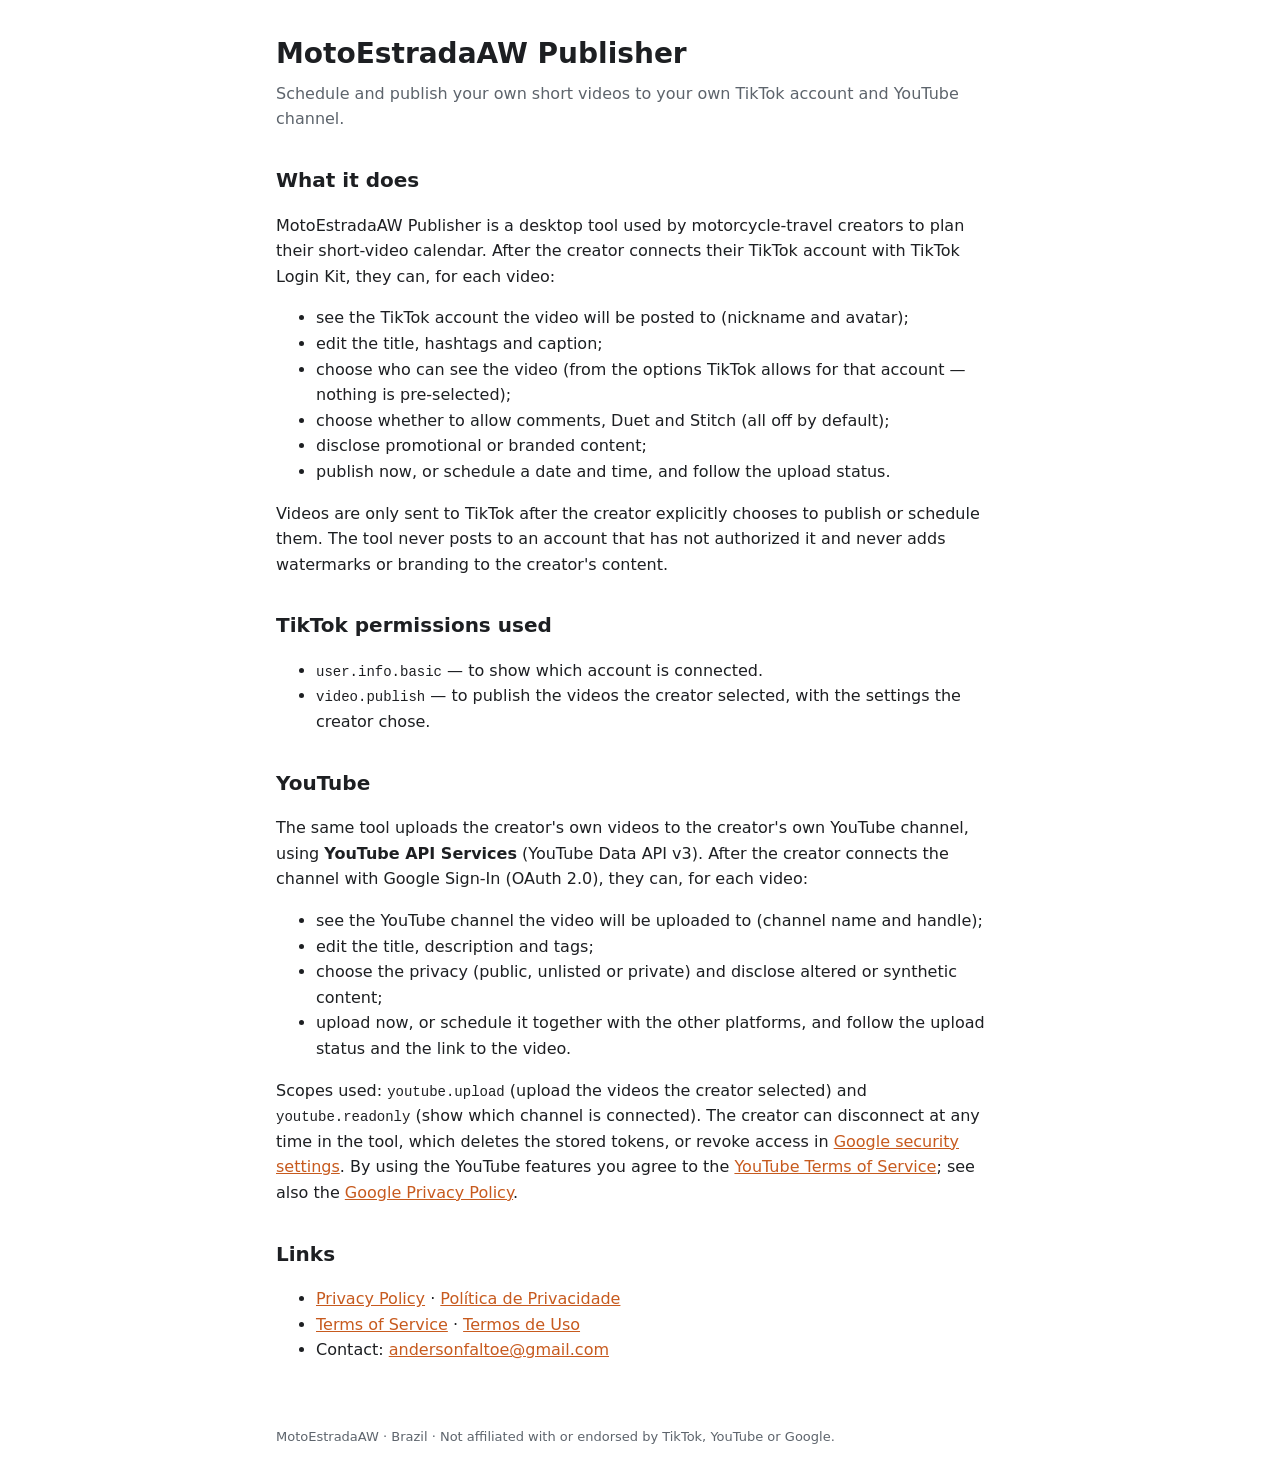
<file: index.html>
<!doctype html>
<html lang="en">
<head>
<meta charset="utf-8">
<meta name="viewport" content="width=device-width,initial-scale=1">
<title>MotoEstradaAW Publisher</title>
<link rel="stylesheet" href="estilo.css">
</head>
<body>
<main>
  <h1>MotoEstradaAW Publisher</h1>
  <p class="sub">Schedule and publish your own short videos to your own TikTok account and YouTube channel.</p>

  <h2>What it does</h2>
  <p>MotoEstradaAW Publisher is a desktop tool used by motorcycle-travel creators to plan their short-video calendar.
     After the creator connects their TikTok account with TikTok Login Kit, they can, for each video:</p>
  <ul>
    <li>see the TikTok account the video will be posted to (nickname and avatar);</li>
    <li>edit the title, hashtags and caption;</li>
    <li>choose who can see the video (from the options TikTok allows for that account — nothing is pre-selected);</li>
    <li>choose whether to allow comments, Duet and Stitch (all off by default);</li>
    <li>disclose promotional or branded content;</li>
    <li>publish now, or schedule a date and time, and follow the upload status.</li>
  </ul>
  <p>Videos are only sent to TikTok after the creator explicitly chooses to publish or schedule them. The tool never posts
     to an account that has not authorized it and never adds watermarks or branding to the creator's content.</p>

  <h2>TikTok permissions used</h2>
  <ul>
    <li><code>user.info.basic</code> — to show which account is connected.</li>
    <li><code>video.publish</code> — to publish the videos the creator selected, with the settings the creator chose.</li>
  </ul>

  <h2>YouTube</h2>
  <p>The same tool uploads the creator's own videos to the creator's own YouTube channel, using <strong>YouTube API Services</strong>
     (YouTube Data API v3). After the creator connects the channel with Google Sign-In (OAuth 2.0), they can, for each video:</p>
  <ul>
    <li>see the YouTube channel the video will be uploaded to (channel name and handle);</li>
    <li>edit the title, description and tags;</li>
    <li>choose the privacy (public, unlisted or private) and disclose altered or synthetic content;</li>
    <li>upload now, or schedule it together with the other platforms, and follow the upload status and the link to the video.</li>
  </ul>
  <p>Scopes used: <code>youtube.upload</code> (upload the videos the creator selected) and <code>youtube.readonly</code>
     (show which channel is connected). The creator can disconnect at any time in the tool, which deletes the stored tokens,
     or revoke access in <a href="https://security.google.com/settings/security/permissions">Google security settings</a>.
     By using the YouTube features you agree to the <a href="https://www.youtube.com/t/terms">YouTube Terms of Service</a>;
     see also the <a href="https://policies.google.com/privacy">Google Privacy Policy</a>.</p>

  <h2>Links</h2>
  <ul>
    <li><a href="privacy.html">Privacy Policy</a> · <a href="privacy.html#pt">Política de Privacidade</a></li>
    <li><a href="terms.html">Terms of Service</a> · <a href="terms.html#pt">Termos de Uso</a></li>
    <li>Contact: <a href="mailto:andersonfaltoe@gmail.com">andersonfaltoe@gmail.com</a></li>
  </ul>
</main>
<footer>MotoEstradaAW · Brazil · Not affiliated with or endorsed by TikTok, YouTube or Google.</footer>
</body>
</html>
</file>
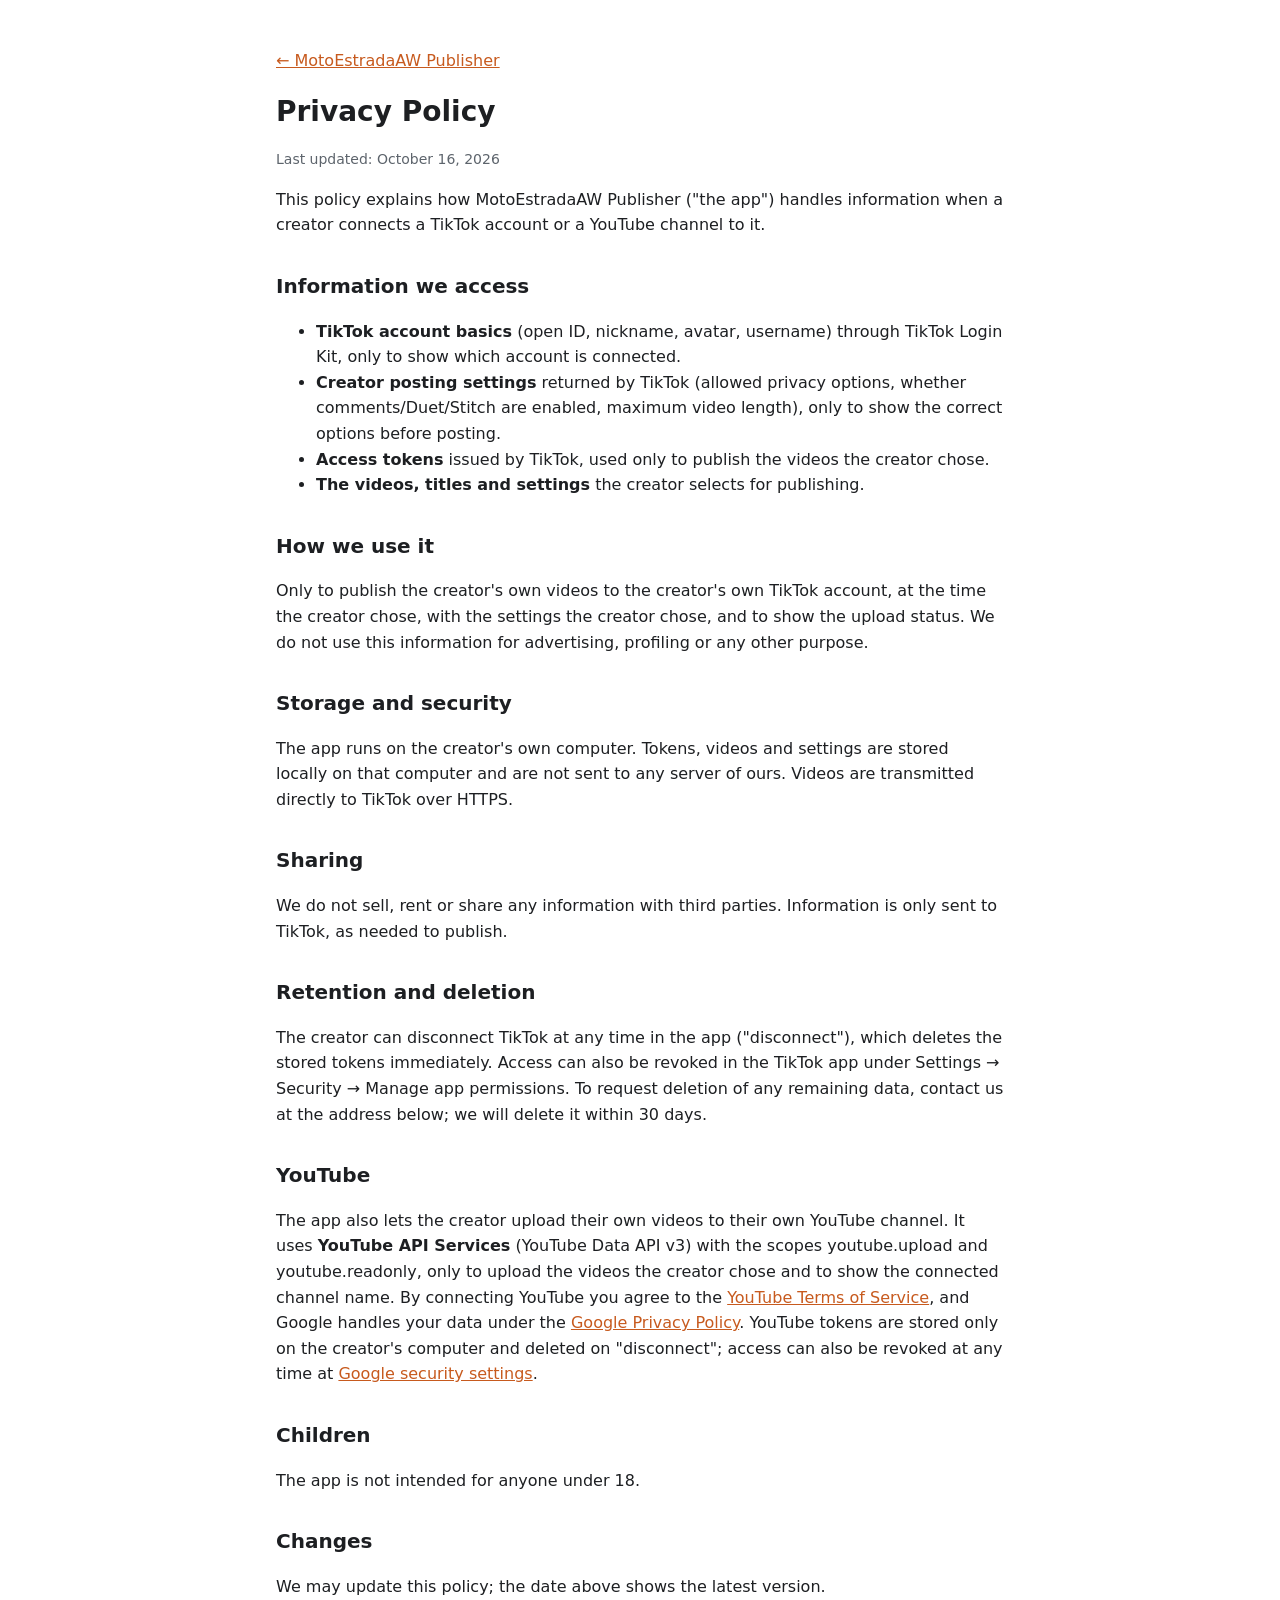
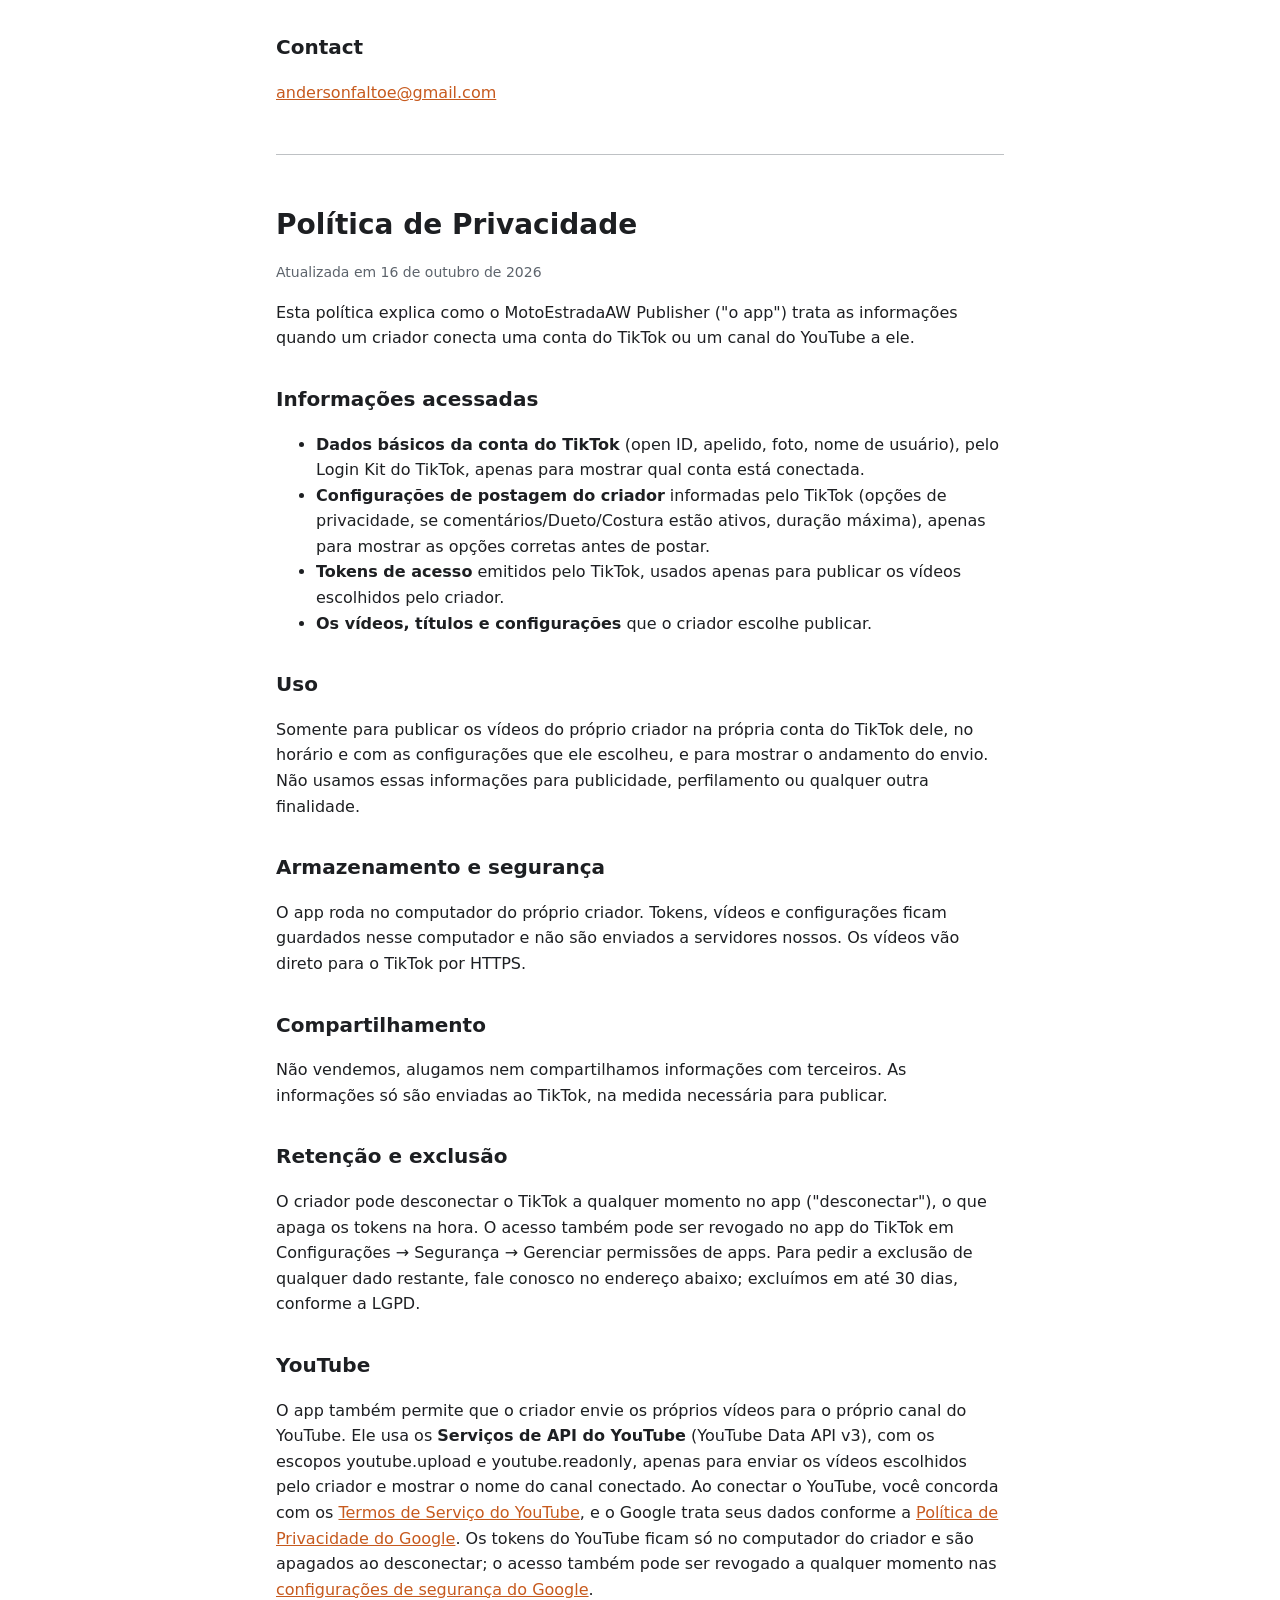
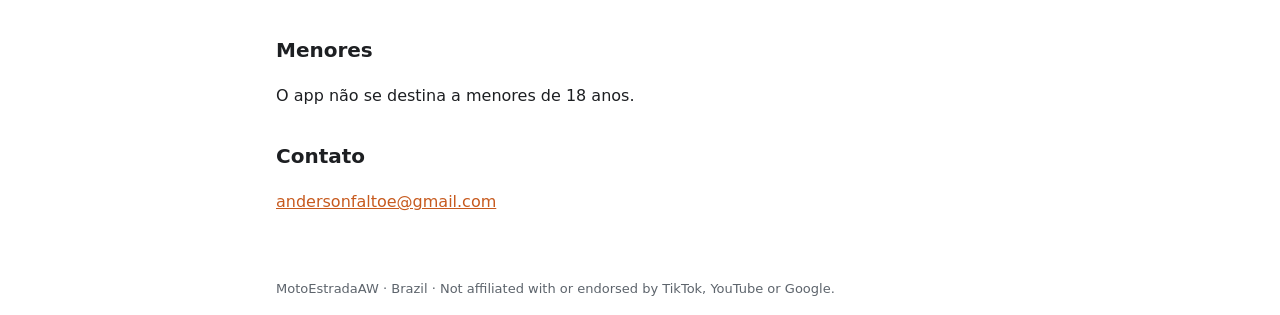
<file: privacy.html>
<!doctype html>
<html lang="en">
<head>
<meta charset="utf-8">
<meta name="viewport" content="width=device-width,initial-scale=1">
<title>Privacy Policy · MotoEstradaAW Publisher</title>
<link rel="stylesheet" href="estilo.css">
</head>
<body>
<main>
  <p><a href="index.html">← MotoEstradaAW Publisher</a></p>
  <h1>Privacy Policy</h1>
  <p class="data">Last updated: October 16, 2026</p>

  <p>This policy explains how MotoEstradaAW Publisher ("the app") handles information when a creator connects a TikTok account or a YouTube channel to it.</p>

  <h2>Information we access</h2>
  <ul>
    <li><b>TikTok account basics</b> (open ID, nickname, avatar, username) through TikTok Login Kit, only to show which account is connected.</li>
    <li><b>Creator posting settings</b> returned by TikTok (allowed privacy options, whether comments/Duet/Stitch are enabled, maximum video length), only to show the correct options before posting.</li>
    <li><b>Access tokens</b> issued by TikTok, used only to publish the videos the creator chose.</li>
    <li><b>The videos, titles and settings</b> the creator selects for publishing.</li>
  </ul>

  <h2>How we use it</h2>
  <p>Only to publish the creator's own videos to the creator's own TikTok account, at the time the creator chose, with the settings the creator chose, and to show the upload status. We do not use this information for advertising, profiling or any other purpose.</p>

  <h2>Storage and security</h2>
  <p>The app runs on the creator's own computer. Tokens, videos and settings are stored locally on that computer and are not sent to any server of ours. Videos are transmitted directly to TikTok over HTTPS.</p>

  <h2>Sharing</h2>
  <p>We do not sell, rent or share any information with third parties. Information is only sent to TikTok, as needed to publish.</p>

  <h2>Retention and deletion</h2>
  <p>The creator can disconnect TikTok at any time in the app ("disconnect"), which deletes the stored tokens immediately. Access can also be revoked in the TikTok app under Settings → Security → Manage app permissions. To request deletion of any remaining data, contact us at the address below; we will delete it within 30 days.</p>

  <h2>YouTube</h2>
  <p>The app also lets the creator upload their own videos to their own YouTube channel. It uses <strong>YouTube API Services</strong> (YouTube Data API v3) with the scopes youtube.upload and youtube.readonly, only to upload the videos the creator chose and to show the connected channel name. By connecting YouTube you agree to the <a href="https://www.youtube.com/t/terms">YouTube Terms of Service</a>, and Google handles your data under the <a href="https://policies.google.com/privacy">Google Privacy Policy</a>. YouTube tokens are stored only on the creator's computer and deleted on "disconnect"; access can also be revoked at any time at <a href="https://security.google.com/settings/security/permissions">Google security settings</a>.</p>

  <h2>Children</h2>
  <p>The app is not intended for anyone under 18.</p>

  <h2>Changes</h2>
  <p>We may update this policy; the date above shows the latest version.</p>

  <h2>Contact</h2>
  <p><a href="mailto:andersonfaltoe@gmail.com">andersonfaltoe@gmail.com</a></p>

  <hr>

  <h1 id="pt">Política de Privacidade</h1>
  <p class="data">Atualizada em 16 de outubro de 2026</p>
  <p>Esta política explica como o MotoEstradaAW Publisher ("o app") trata as informações quando um criador conecta uma conta do TikTok ou um canal do YouTube a ele.</p>
  <h2>Informações acessadas</h2>
  <ul>
    <li><b>Dados básicos da conta do TikTok</b> (open ID, apelido, foto, nome de usuário), pelo Login Kit do TikTok, apenas para mostrar qual conta está conectada.</li>
    <li><b>Configurações de postagem do criador</b> informadas pelo TikTok (opções de privacidade, se comentários/Dueto/Costura estão ativos, duração máxima), apenas para mostrar as opções corretas antes de postar.</li>
    <li><b>Tokens de acesso</b> emitidos pelo TikTok, usados apenas para publicar os vídeos escolhidos pelo criador.</li>
    <li><b>Os vídeos, títulos e configurações</b> que o criador escolhe publicar.</li>
  </ul>
  <h2>Uso</h2>
  <p>Somente para publicar os vídeos do próprio criador na própria conta do TikTok dele, no horário e com as configurações que ele escolheu, e para mostrar o andamento do envio. Não usamos essas informações para publicidade, perfilamento ou qualquer outra finalidade.</p>
  <h2>Armazenamento e segurança</h2>
  <p>O app roda no computador do próprio criador. Tokens, vídeos e configurações ficam guardados nesse computador e não são enviados a servidores nossos. Os vídeos vão direto para o TikTok por HTTPS.</p>
  <h2>Compartilhamento</h2>
  <p>Não vendemos, alugamos nem compartilhamos informações com terceiros. As informações só são enviadas ao TikTok, na medida necessária para publicar.</p>
  <h2>Retenção e exclusão</h2>
  <p>O criador pode desconectar o TikTok a qualquer momento no app ("desconectar"), o que apaga os tokens na hora. O acesso também pode ser revogado no app do TikTok em Configurações → Segurança → Gerenciar permissões de apps. Para pedir a exclusão de qualquer dado restante, fale conosco no endereço abaixo; excluímos em até 30 dias, conforme a LGPD.</p>
  <h2>YouTube</h2>
  <p>O app também permite que o criador envie os próprios vídeos para o próprio canal do YouTube. Ele usa os <strong>Serviços de API do YouTube</strong> (YouTube Data API v3), com os escopos youtube.upload e youtube.readonly, apenas para enviar os vídeos escolhidos pelo criador e mostrar o nome do canal conectado. Ao conectar o YouTube, você concorda com os <a href="https://www.youtube.com/t/terms">Termos de Serviço do YouTube</a>, e o Google trata seus dados conforme a <a href="https://policies.google.com/privacy">Política de Privacidade do Google</a>. Os tokens do YouTube ficam só no computador do criador e são apagados ao desconectar; o acesso também pode ser revogado a qualquer momento nas <a href="https://security.google.com/settings/security/permissions">configurações de segurança do Google</a>.</p>

  <h2>Menores</h2>
  <p>O app não se destina a menores de 18 anos.</p>
  <h2>Contato</h2>
  <p><a href="mailto:andersonfaltoe@gmail.com">andersonfaltoe@gmail.com</a></p>
</main>
<footer>MotoEstradaAW · Brazil · Not affiliated with or endorsed by TikTok, YouTube or Google.</footer>
</body>
</html>
</file>
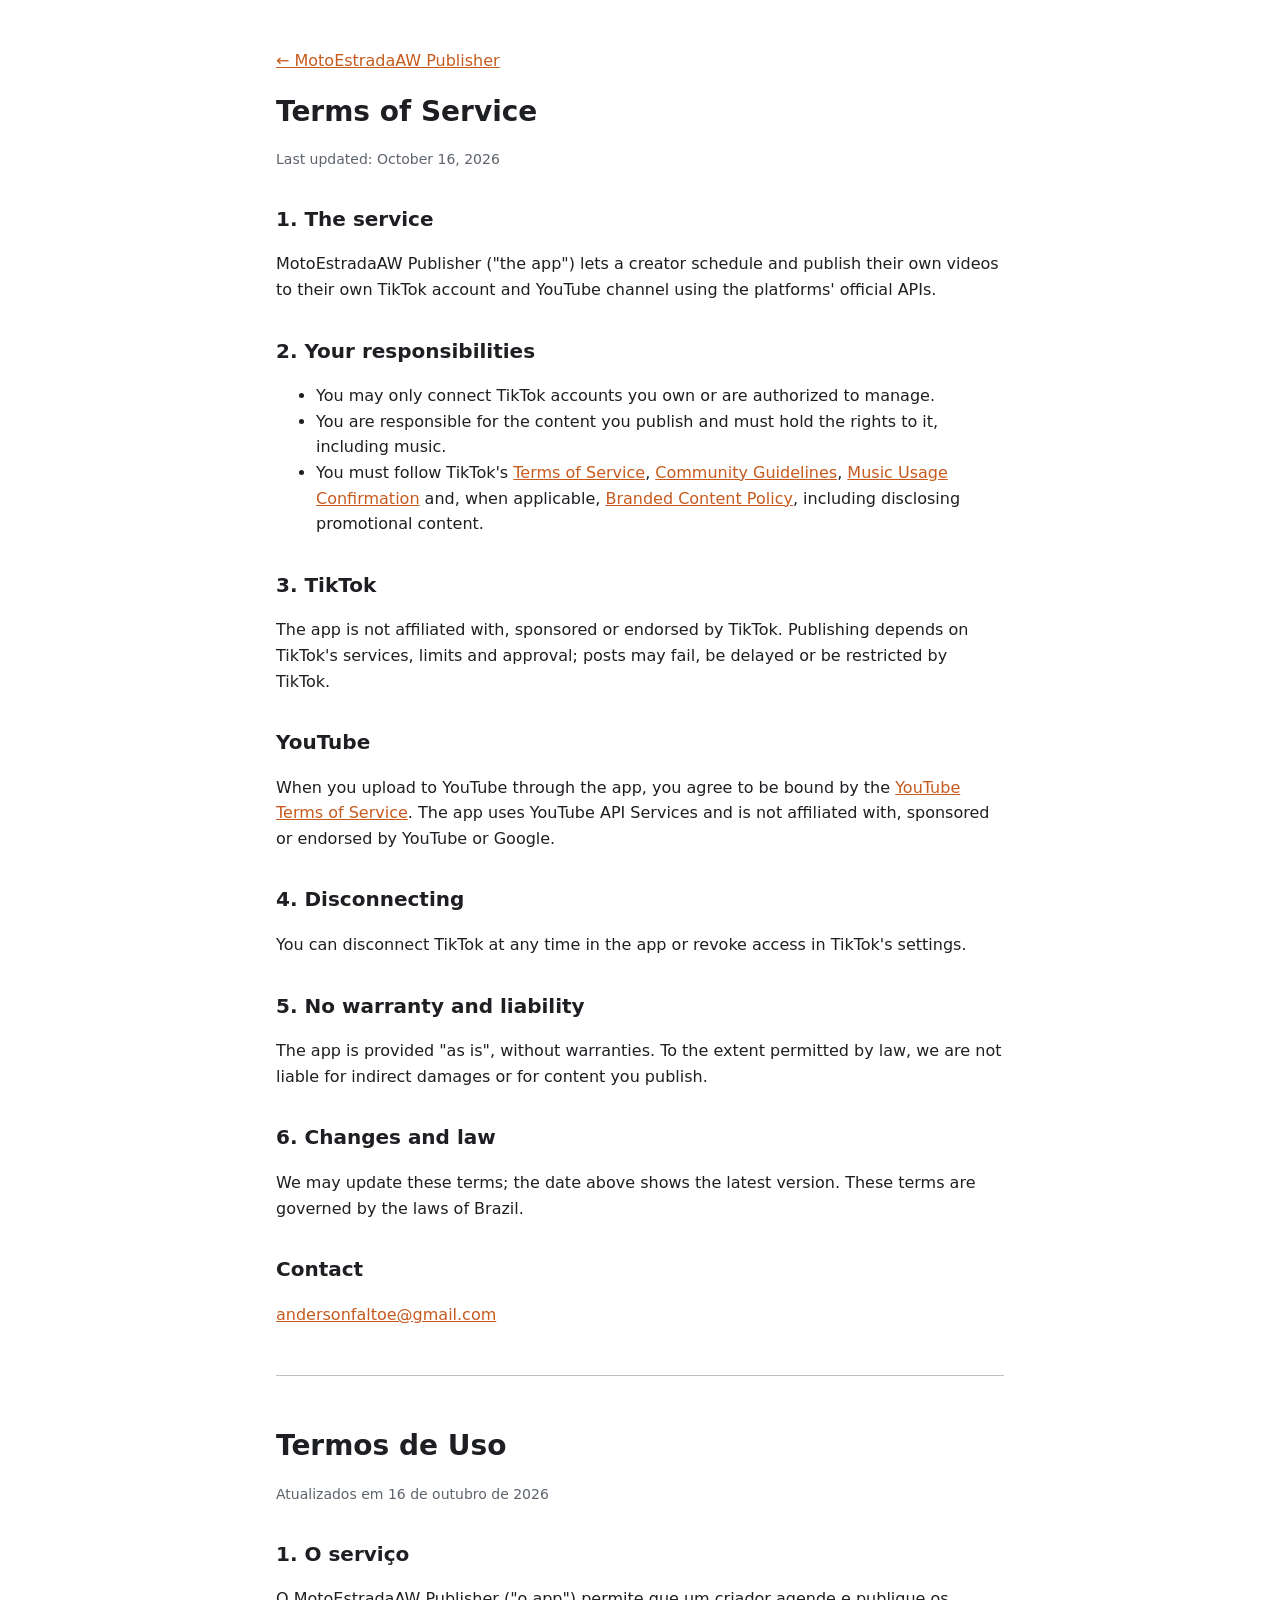
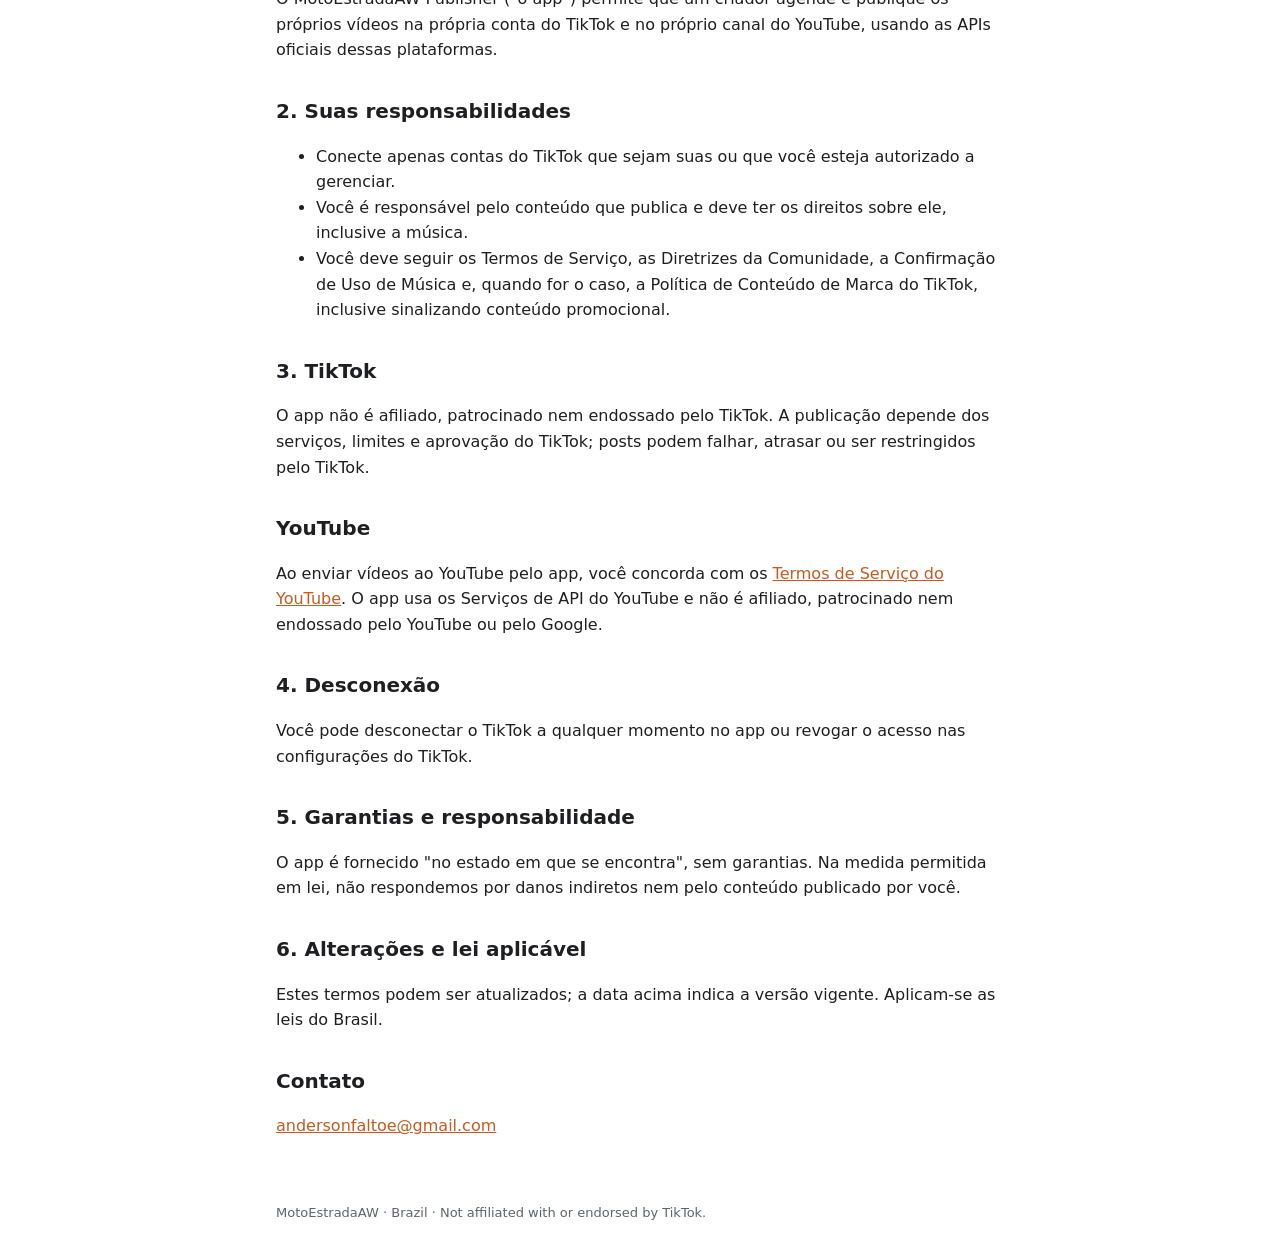
<file: terms.html>
<!doctype html>
<html lang="en">
<head>
<meta charset="utf-8">
<meta name="viewport" content="width=device-width,initial-scale=1">
<title>Terms of Service · MotoEstradaAW Publisher</title>
<link rel="stylesheet" href="estilo.css">
</head>
<body>
<main>
  <p><a href="index.html">← MotoEstradaAW Publisher</a></p>
  <h1>Terms of Service</h1>
  <p class="data">Last updated: October 16, 2026</p>

  <h2>1. The service</h2>
  <p>MotoEstradaAW Publisher ("the app") lets a creator schedule and publish their own videos to their own TikTok account and YouTube channel using the platforms' official APIs.</p>

  <h2>2. Your responsibilities</h2>
  <ul>
    <li>You may only connect TikTok accounts you own or are authorized to manage.</li>
    <li>You are responsible for the content you publish and must hold the rights to it, including music.</li>
    <li>You must follow TikTok's <a href="https://www.tiktok.com/legal/terms-of-service">Terms of Service</a>, <a href="https://www.tiktok.com/community-guidelines">Community Guidelines</a>, <a href="https://www.tiktok.com/legal/page/global/music-usage-confirmation/en">Music Usage Confirmation</a> and, when applicable, <a href="https://www.tiktok.com/legal/page/global/bc-policy/en">Branded Content Policy</a>, including disclosing promotional content.</li>
  </ul>

  <h2>3. TikTok</h2>
  <p>The app is not affiliated with, sponsored or endorsed by TikTok. Publishing depends on TikTok's services, limits and approval; posts may fail, be delayed or be restricted by TikTok.</p>

  <h2>YouTube</h2>
  <p>When you upload to YouTube through the app, you agree to be bound by the <a href="https://www.youtube.com/t/terms">YouTube Terms of Service</a>. The app uses YouTube API Services and is not affiliated with, sponsored or endorsed by YouTube or Google.</p>

  <h2>4. Disconnecting</h2>
  <p>You can disconnect TikTok at any time in the app or revoke access in TikTok's settings.</p>

  <h2>5. No warranty and liability</h2>
  <p>The app is provided "as is", without warranties. To the extent permitted by law, we are not liable for indirect damages or for content you publish.</p>

  <h2>6. Changes and law</h2>
  <p>We may update these terms; the date above shows the latest version. These terms are governed by the laws of Brazil.</p>

  <h2>Contact</h2>
  <p><a href="mailto:andersonfaltoe@gmail.com">andersonfaltoe@gmail.com</a></p>

  <hr>

  <h1 id="pt">Termos de Uso</h1>
  <p class="data">Atualizados em 16 de outubro de 2026</p>
  <h2>1. O serviço</h2>
  <p>O MotoEstradaAW Publisher ("o app") permite que um criador agende e publique os próprios vídeos na própria conta do TikTok e no próprio canal do YouTube, usando as APIs oficiais dessas plataformas.</p>
  <h2>2. Suas responsabilidades</h2>
  <ul>
    <li>Conecte apenas contas do TikTok que sejam suas ou que você esteja autorizado a gerenciar.</li>
    <li>Você é responsável pelo conteúdo que publica e deve ter os direitos sobre ele, inclusive a música.</li>
    <li>Você deve seguir os Termos de Serviço, as Diretrizes da Comunidade, a Confirmação de Uso de Música e, quando for o caso, a Política de Conteúdo de Marca do TikTok, inclusive sinalizando conteúdo promocional.</li>
  </ul>
  <h2>3. TikTok</h2>
  <p>O app não é afiliado, patrocinado nem endossado pelo TikTok. A publicação depende dos serviços, limites e aprovação do TikTok; posts podem falhar, atrasar ou ser restringidos pelo TikTok.</p>
  <h2>YouTube</h2>
  <p>Ao enviar vídeos ao YouTube pelo app, você concorda com os <a href="https://www.youtube.com/t/terms">Termos de Serviço do YouTube</a>. O app usa os Serviços de API do YouTube e não é afiliado, patrocinado nem endossado pelo YouTube ou pelo Google.</p>

  <h2>4. Desconexão</h2>
  <p>Você pode desconectar o TikTok a qualquer momento no app ou revogar o acesso nas configurações do TikTok.</p>
  <h2>5. Garantias e responsabilidade</h2>
  <p>O app é fornecido "no estado em que se encontra", sem garantias. Na medida permitida em lei, não respondemos por danos indiretos nem pelo conteúdo publicado por você.</p>
  <h2>6. Alterações e lei aplicável</h2>
  <p>Estes termos podem ser atualizados; a data acima indica a versão vigente. Aplicam-se as leis do Brasil.</p>
  <h2>Contato</h2>
  <p><a href="mailto:andersonfaltoe@gmail.com">andersonfaltoe@gmail.com</a></p>
</main>
<footer>MotoEstradaAW · Brazil · Not affiliated with or endorsed by TikTok.</footer>
</body>
</html>
</file>
<file: estilo.css>
:root { --bg:#ffffff; --texto:#1d1f22; --fraco:#5d646c; --destaque:#c75a1e; }
@media (prefers-color-scheme: dark) { :root { --bg:#16191d; --texto:#e8e4de; --fraco:#9a948c; --destaque:#e0702f; } }
* { box-sizing:border-box; }
body { margin:0; background:var(--bg); color:var(--texto); font:16px/1.6 system-ui,Segoe UI,sans-serif; }
main { max-width:760px; margin:0 auto; padding:32px 16px; }
h1 { margin:0 0 4px; font-size:28px; } h1 + .sub { margin-top:0; color:var(--fraco); }
h2 { margin-top:32px; font-size:20px; } h3 { margin-top:22px; font-size:16px; }
a { color:var(--destaque); }
code { font-size:14px; }
hr { margin:48px 0; border:0; border-top:1px solid var(--fraco); opacity:.4; }
footer { max-width:760px; margin:0 auto; padding:16px; color:var(--fraco); font-size:13px; }
.data { color:var(--fraco); font-size:14px; }
</file>
